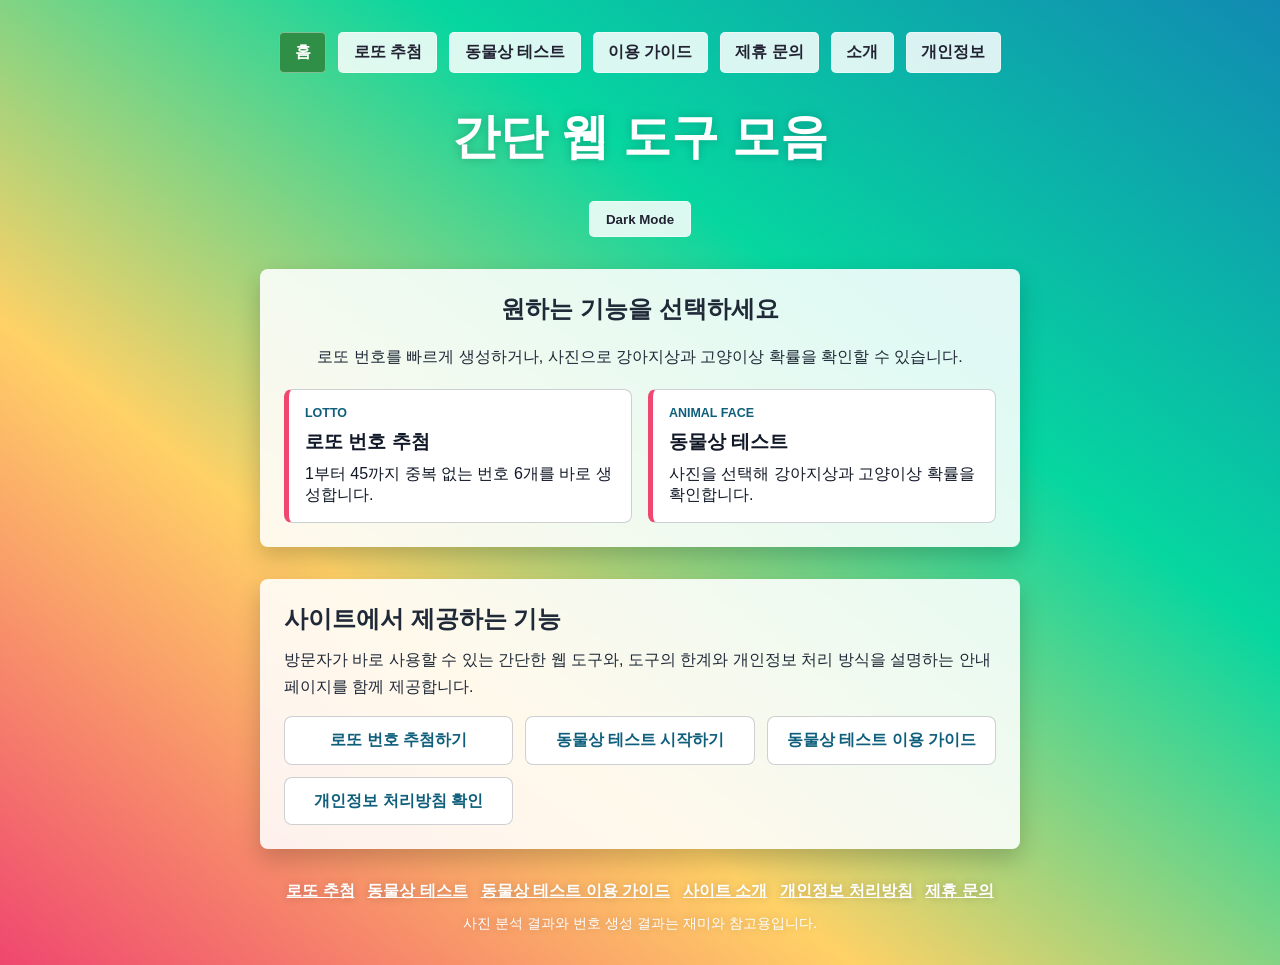
<file: index.html>
<!DOCTYPE html>
<html lang="ko" data-theme="light">
<head>
    <meta charset="UTF-8">
    <meta name="viewport" content="width=device-width, initial-scale=1.0">
    <title>간단 웹 도구 모음</title>
    <meta name="description" content="로또 번호 추첨과 강아지상/고양이상 동물상 테스트를 제공하는 간단한 웹 도구 메인 페이지입니다.">
    <script async src="https://pagead2.googlesyndication.com/pagead/js/adsbygoogle.js?client=ca-pub-1248878012677712"
     crossorigin="anonymous"></script>
    <!-- Google tag (gtag.js) -->
    <script async src="https://www.googletagmanager.com/gtag/js?id=G-XR0VFYNT86"></script>
    <script>
      window.dataLayer = window.dataLayer || [];
      function gtag(){dataLayer.push(arguments);}
      gtag('js', new Date());

      gtag('config', 'G-XR0VFYNT86');
    </script>
    <script type="text/javascript">
        (function(c,l,a,r,i,t,y){
            c[a]=c[a]||function(){(c[a].q=c[a].q||[]).push(arguments)};
            t=l.createElement(r);t.async=1;t.src="https://www.clarity.ms/tag/"+i;
            y=l.getElementsByTagName(r)[0];y.parentNode.insertBefore(t,y);
        })(window, document, "clarity", "script", "wcktjh3q37");
    </script>
    <link rel="stylesheet" href="style.css">
</head>
<body>
    <header>
        <nav class="site-nav" aria-label="Primary navigation">
            <a href="index.html" aria-current="page">홈</a>
            <a href="lotto.html">로또 추첨</a>
            <a href="animal.html">동물상 테스트</a>
            <a href="animal-guide.html">이용 가이드</a>
            <a href="partnership.html">제휴 문의</a>
            <a href="about.html">소개</a>
            <a href="privacy.html">개인정보</a>
        </nav>
        <h1>간단 웹 도구 모음</h1>
        <button id="theme-toggle" type="button" aria-label="Switch to dark mode" aria-pressed="false">
            Dark Mode
        </button>
    </header>
    <main>
        <section class="home-panel" aria-labelledby="home-title">
            <h2 id="home-title">원하는 기능을 선택하세요</h2>
            <p>로또 번호를 빠르게 생성하거나, 사진으로 강아지상과 고양이상 확률을 확인할 수 있습니다.</p>
            <div class="tool-grid">
                <a class="tool-card" href="lotto.html">
                    <span class="tool-kicker">Lotto</span>
                    <strong>로또 번호 추첨</strong>
                    <span>1부터 45까지 중복 없는 번호 6개를 바로 생성합니다.</span>
                </a>
                <a class="tool-card" href="animal.html">
                    <span class="tool-kicker">Animal Face</span>
                    <strong>동물상 테스트</strong>
                    <span>사진을 선택해 강아지상과 고양이상 확률을 확인합니다.</span>
                </a>
            </div>
        </section>

        <section class="content-panel" aria-labelledby="site-tools-title">
            <h2 id="site-tools-title">사이트에서 제공하는 기능</h2>
            <p>방문자가 바로 사용할 수 있는 간단한 웹 도구와, 도구의 한계와 개인정보 처리 방식을 설명하는 안내 페이지를 함께 제공합니다.</p>
            <div class="link-grid">
                <a href="lotto.html">로또 번호 추첨하기</a>
                <a href="animal.html">동물상 테스트 시작하기</a>
                <a href="animal-guide.html">동물상 테스트 이용 가이드</a>
                <a href="privacy.html">개인정보 처리방침 확인</a>
            </div>
        </section>
    </main>

    <footer class="site-footer">
        <nav aria-label="Footer navigation">
            <a href="lotto.html">로또 추첨</a>
            <a href="animal.html">동물상 테스트</a>
            <a href="animal-guide.html">동물상 테스트 이용 가이드</a>
            <a href="about.html">사이트 소개</a>
            <a href="privacy.html">개인정보 처리방침</a>
            <a href="partnership.html">제휴 문의</a>
        </nav>
        <p>사진 분석 결과와 번호 생성 결과는 재미와 참고용입니다.</p>
    </footer>
    <script src="main.js" defer></script>
</body>
</html>
</file>
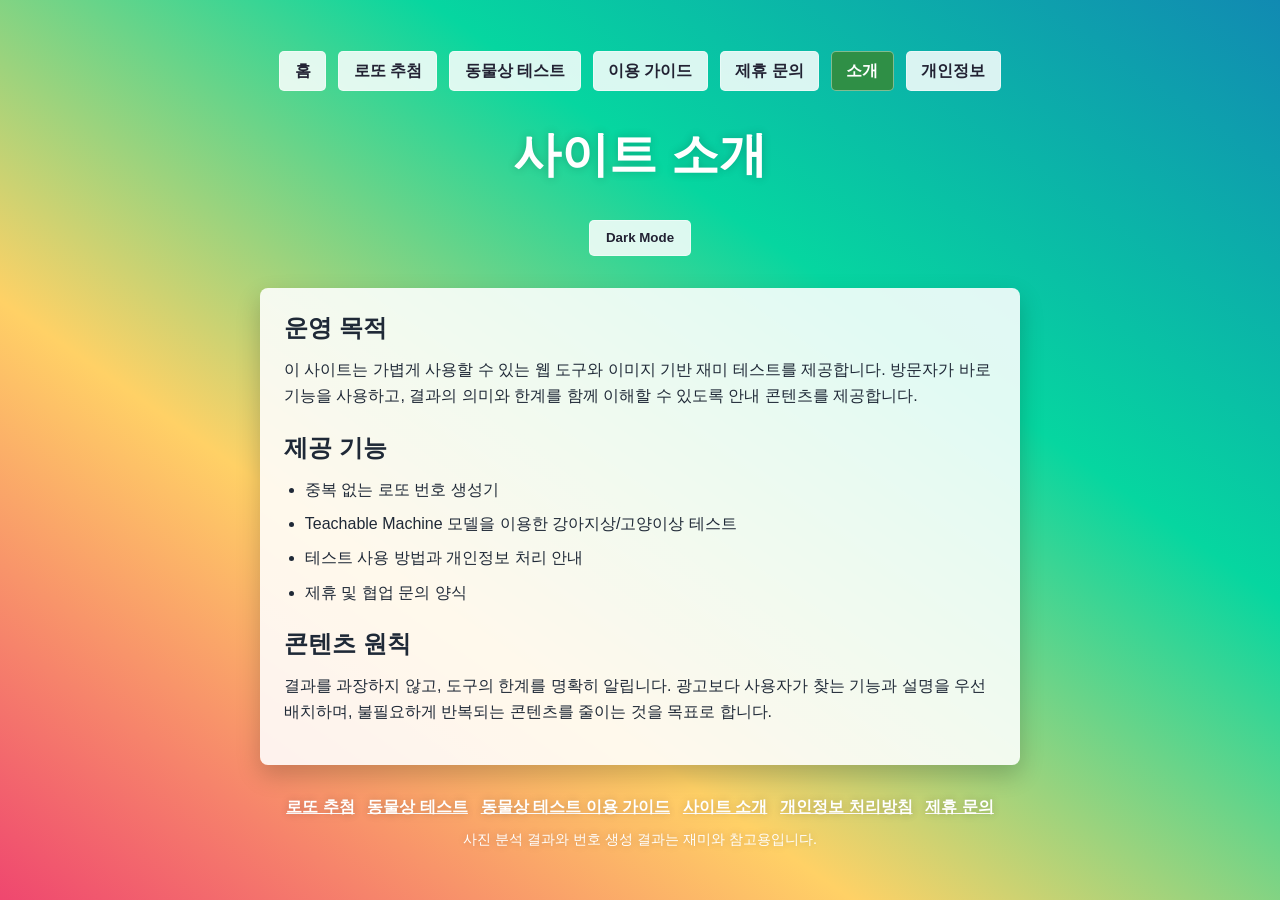
<file: about.html>
<!DOCTYPE html>
<html lang="ko" data-theme="light">
<head>
    <meta charset="UTF-8">
    <meta name="viewport" content="width=device-width, initial-scale=1.0">
    <title>사이트 소개</title>
    <meta name="description" content="Lotto Number Generator와 동물상 테스트를 제공하는 웹사이트의 목적과 운영 원칙을 소개합니다.">
    <script async src="https://pagead2.googlesyndication.com/pagead/js/adsbygoogle.js?client=ca-pub-1248878012677712"
     crossorigin="anonymous"></script>
    <!-- Google tag (gtag.js) -->
    <script async src="https://www.googletagmanager.com/gtag/js?id=G-XR0VFYNT86"></script>
    <script>
      window.dataLayer = window.dataLayer || [];
      function gtag(){dataLayer.push(arguments);}
      gtag('js', new Date());

      gtag('config', 'G-XR0VFYNT86');
    </script>
    <script type="text/javascript">
        (function(c,l,a,r,i,t,y){
            c[a]=c[a]||function(){(c[a].q=c[a].q||[]).push(arguments)};
            t=l.createElement(r);t.async=1;t.src="https://www.clarity.ms/tag/"+i;
            y=l.getElementsByTagName(r)[0];y.parentNode.insertBefore(t,y);
        })(window, document, "clarity", "script", "wcktjh3q37");
    </script>
    <link rel="stylesheet" href="style.css">
</head>
<body>
    <header>
        <nav class="site-nav" aria-label="Primary navigation">
            <a href="index.html">홈</a>
            <a href="lotto.html">로또 추첨</a>
            <a href="animal.html">동물상 테스트</a>
            <a href="animal-guide.html">이용 가이드</a>
            <a href="partnership.html">제휴 문의</a>
            <a href="about.html" aria-current="page">소개</a>
            <a href="privacy.html">개인정보</a>
        </nav>
        <h1>사이트 소개</h1>
        <button id="theme-toggle" type="button" aria-label="Switch to dark mode" aria-pressed="false">Dark Mode</button>
    </header>
    <main>
        <article class="content-panel article-panel">
            <h2>운영 목적</h2>
            <p>이 사이트는 가볍게 사용할 수 있는 웹 도구와 이미지 기반 재미 테스트를 제공합니다. 방문자가 바로 기능을 사용하고, 결과의 의미와 한계를 함께 이해할 수 있도록 안내 콘텐츠를 제공합니다.</p>
            <h2>제공 기능</h2>
            <ul class="info-list">
                <li>중복 없는 로또 번호 생성기</li>
                <li>Teachable Machine 모델을 이용한 강아지상/고양이상 테스트</li>
                <li>테스트 사용 방법과 개인정보 처리 안내</li>
                <li>제휴 및 협업 문의 양식</li>
            </ul>
            <h2>콘텐츠 원칙</h2>
            <p>결과를 과장하지 않고, 도구의 한계를 명확히 알립니다. 광고보다 사용자가 찾는 기능과 설명을 우선 배치하며, 불필요하게 반복되는 콘텐츠를 줄이는 것을 목표로 합니다.</p>
        </article>
    </main>


    <footer class="site-footer">
        <nav aria-label="Footer navigation">
            <a href="lotto.html">로또 추첨</a>
            <a href="animal.html">동물상 테스트</a>
            <a href="animal-guide.html">동물상 테스트 이용 가이드</a>
            <a href="about.html">사이트 소개</a>
            <a href="privacy.html">개인정보 처리방침</a>
            <a href="partnership.html">제휴 문의</a>
        </nav>
        <p>사진 분석 결과와 번호 생성 결과는 재미와 참고용입니다.</p>
    </footer>
    <script src="main.js" defer></script>
</body>
</html>
</file>
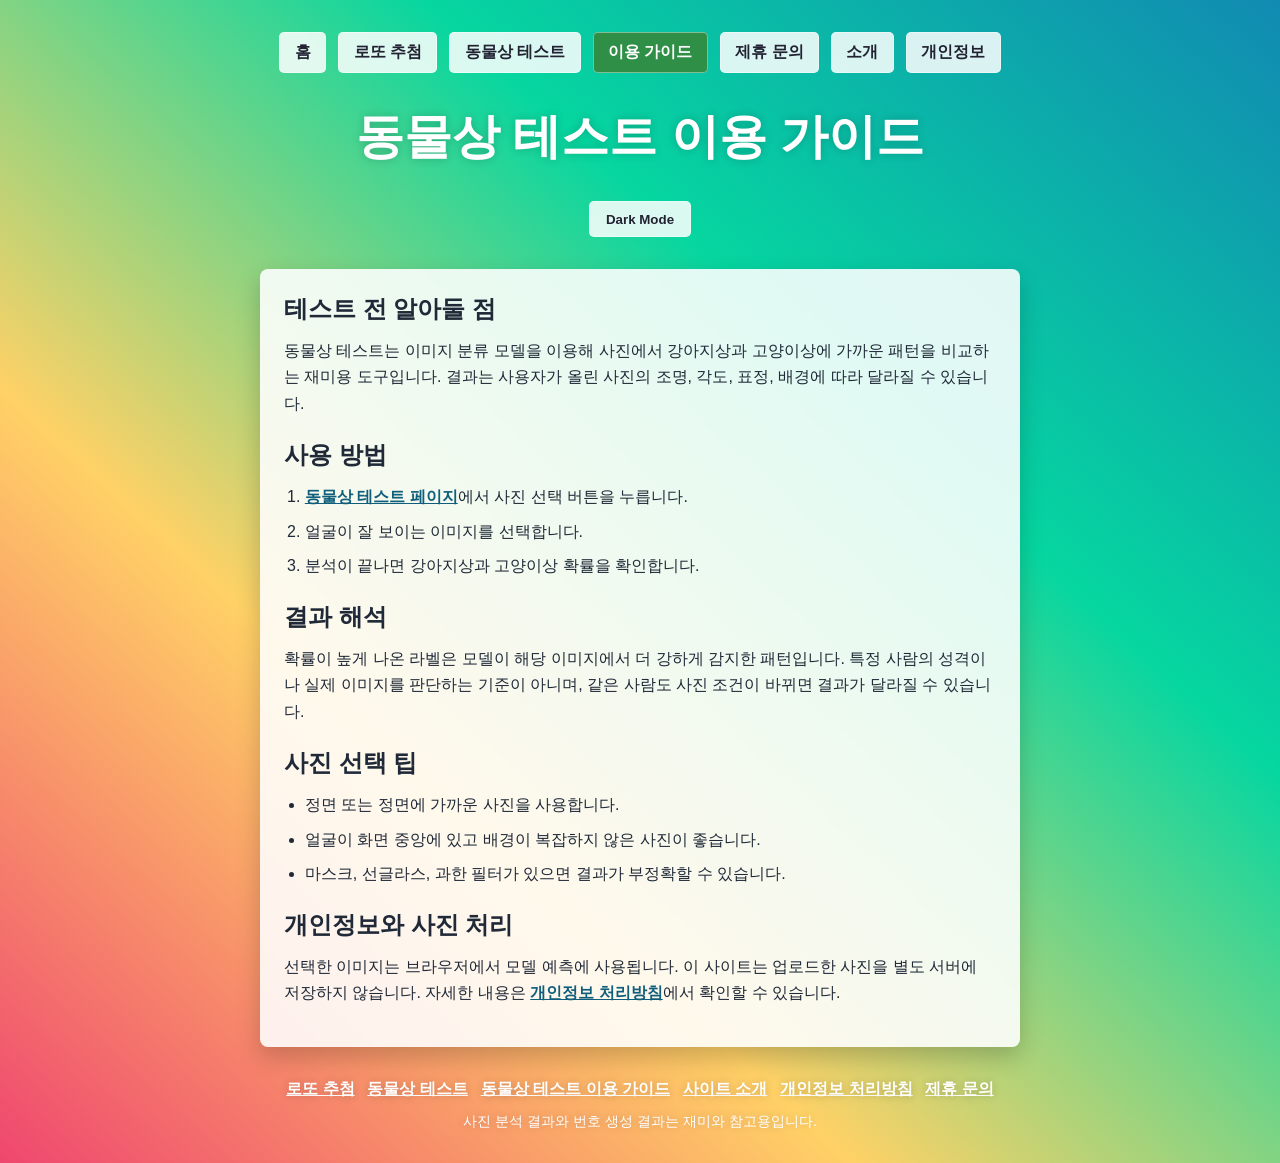
<file: animal-guide.html>
<!DOCTYPE html>
<html lang="ko" data-theme="light">
<head>
    <meta charset="UTF-8">
    <meta name="viewport" content="width=device-width, initial-scale=1.0">
    <title>동물상 테스트 이용 가이드</title>
    <meta name="description" content="동물상 테스트의 사용 방법, 모델 결과 해석, 사진 선택 팁, 개인정보 처리 방식을 안내합니다.">
    <script async src="https://pagead2.googlesyndication.com/pagead/js/adsbygoogle.js?client=ca-pub-1248878012677712"
     crossorigin="anonymous"></script>
    <!-- Google tag (gtag.js) -->
    <script async src="https://www.googletagmanager.com/gtag/js?id=G-XR0VFYNT86"></script>
    <script>
      window.dataLayer = window.dataLayer || [];
      function gtag(){dataLayer.push(arguments);}
      gtag('js', new Date());

      gtag('config', 'G-XR0VFYNT86');
    </script>
    <script type="text/javascript">
        (function(c,l,a,r,i,t,y){
            c[a]=c[a]||function(){(c[a].q=c[a].q||[]).push(arguments)};
            t=l.createElement(r);t.async=1;t.src="https://www.clarity.ms/tag/"+i;
            y=l.getElementsByTagName(r)[0];y.parentNode.insertBefore(t,y);
        })(window, document, "clarity", "script", "wcktjh3q37");
    </script>
    <link rel="stylesheet" href="style.css">
</head>
<body>
    <header>
        <nav class="site-nav" aria-label="Primary navigation">
            <a href="index.html">홈</a>
            <a href="lotto.html">로또 추첨</a>
            <a href="animal.html">동물상 테스트</a>
            <a href="animal-guide.html" aria-current="page">이용 가이드</a>
            <a href="partnership.html">제휴 문의</a>
            <a href="about.html">소개</a>
            <a href="privacy.html">개인정보</a>
        </nav>
        <h1>동물상 테스트 이용 가이드</h1>
        <button id="theme-toggle" type="button" aria-label="Switch to dark mode" aria-pressed="false">Dark Mode</button>
    </header>
    <main>
        <article class="content-panel article-panel">
            <h2>테스트 전 알아둘 점</h2>
            <p>동물상 테스트는 이미지 분류 모델을 이용해 사진에서 강아지상과 고양이상에 가까운 패턴을 비교하는 재미용 도구입니다. 결과는 사용자가 올린 사진의 조명, 각도, 표정, 배경에 따라 달라질 수 있습니다.</p>
            <h2>사용 방법</h2>
            <ol class="info-list">
                <li><a href="animal.html">동물상 테스트 페이지</a>에서 사진 선택 버튼을 누릅니다.</li>
                <li>얼굴이 잘 보이는 이미지를 선택합니다.</li>
                <li>분석이 끝나면 강아지상과 고양이상 확률을 확인합니다.</li>
            </ol>
            <h2>결과 해석</h2>
            <p>확률이 높게 나온 라벨은 모델이 해당 이미지에서 더 강하게 감지한 패턴입니다. 특정 사람의 성격이나 실제 이미지를 판단하는 기준이 아니며, 같은 사람도 사진 조건이 바뀌면 결과가 달라질 수 있습니다.</p>
            <h2>사진 선택 팁</h2>
            <ul class="info-list">
                <li>정면 또는 정면에 가까운 사진을 사용합니다.</li>
                <li>얼굴이 화면 중앙에 있고 배경이 복잡하지 않은 사진이 좋습니다.</li>
                <li>마스크, 선글라스, 과한 필터가 있으면 결과가 부정확할 수 있습니다.</li>
            </ul>
            <h2>개인정보와 사진 처리</h2>
            <p>선택한 이미지는 브라우저에서 모델 예측에 사용됩니다. 이 사이트는 업로드한 사진을 별도 서버에 저장하지 않습니다. 자세한 내용은 <a href="privacy.html">개인정보 처리방침</a>에서 확인할 수 있습니다.</p>
        </article>
    </main>


    <footer class="site-footer">
        <nav aria-label="Footer navigation">
            <a href="lotto.html">로또 추첨</a>
            <a href="animal.html">동물상 테스트</a>
            <a href="animal-guide.html">동물상 테스트 이용 가이드</a>
            <a href="about.html">사이트 소개</a>
            <a href="privacy.html">개인정보 처리방침</a>
            <a href="partnership.html">제휴 문의</a>
        </nav>
        <p>사진 분석 결과와 번호 생성 결과는 재미와 참고용입니다.</p>
    </footer>
    <script src="main.js" defer></script>
</body>
</html>
</file>
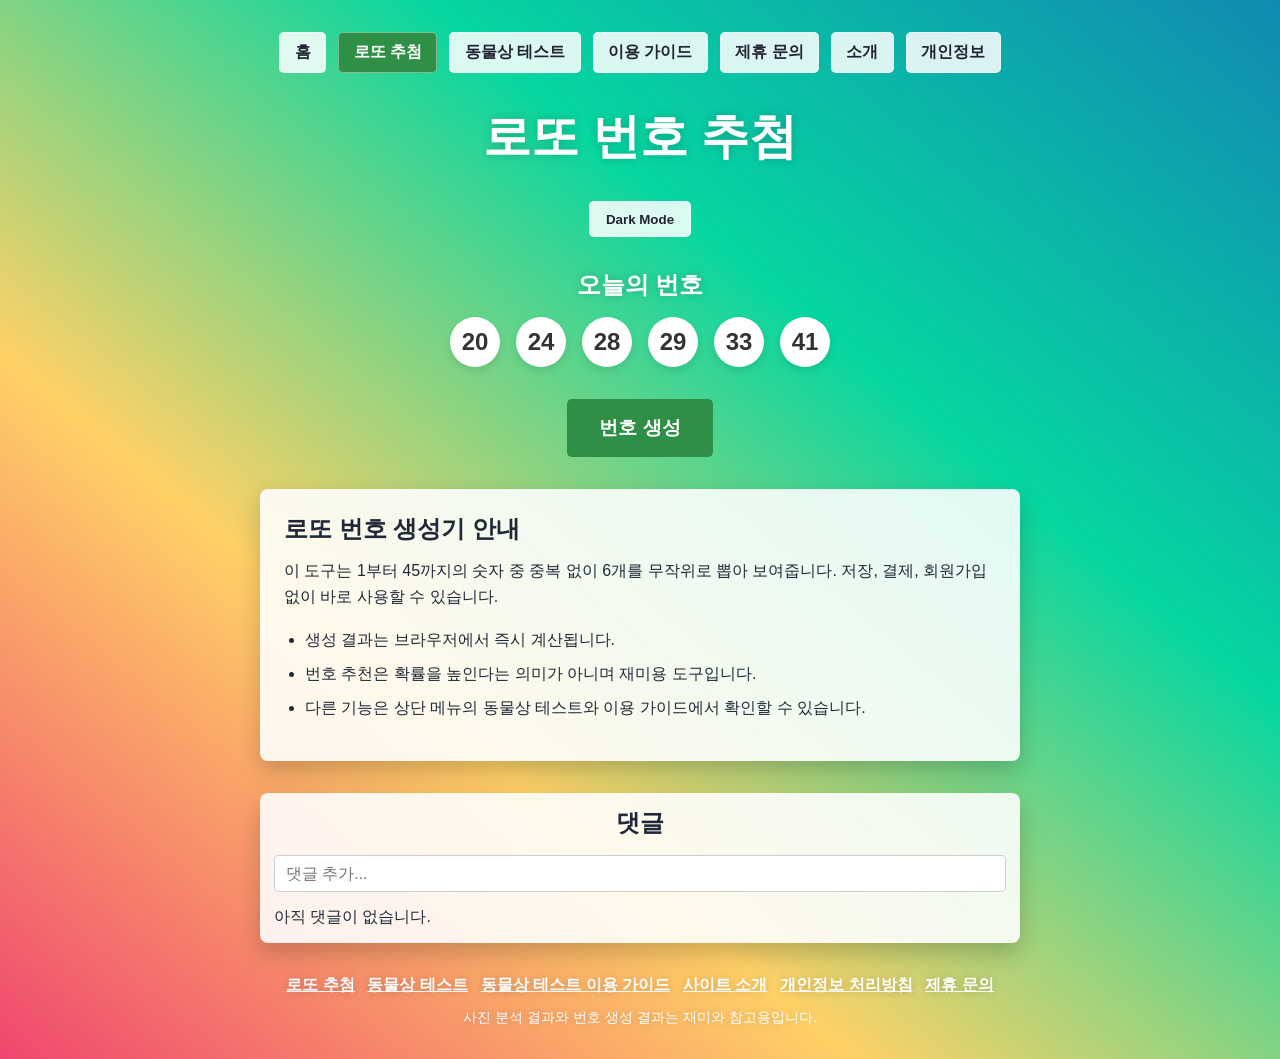
<file: lotto.html>
<!DOCTYPE html>
<html lang="ko" data-theme="light">
<head>
    <meta charset="UTF-8">
    <meta name="viewport" content="width=device-width, initial-scale=1.0">
    <title>로또 번호 추첨</title>
    <meta name="description" content="1부터 45까지의 숫자 중 중복 없는 로또 번호 6개를 즉시 생성하는 간단한 웹 도구입니다.">
    <script async src="https://pagead2.googlesyndication.com/pagead/js/adsbygoogle.js?client=ca-pub-1248878012677712"
     crossorigin="anonymous"></script>
    <!-- Google tag (gtag.js) -->
    <script async src="https://www.googletagmanager.com/gtag/js?id=G-XR0VFYNT86"></script>
    <script>
      window.dataLayer = window.dataLayer || [];
      function gtag(){dataLayer.push(arguments);}
      gtag('js', new Date());

      gtag('config', 'G-XR0VFYNT86');
    </script>
    <script type="text/javascript">
        (function(c,l,a,r,i,t,y){
            c[a]=c[a]||function(){(c[a].q=c[a].q||[]).push(arguments)};
            t=l.createElement(r);t.async=1;t.src="https://www.clarity.ms/tag/"+i;
            y=l.getElementsByTagName(r)[0];y.parentNode.insertBefore(t,y);
        })(window, document, "clarity", "script", "wcktjh3q37");
    </script>
    <link rel="stylesheet" href="style.css">
</head>
<body>
    <header>
        <nav class="site-nav" aria-label="Primary navigation">
            <a href="index.html">홈</a>
            <a href="lotto.html" aria-current="page">로또 추첨</a>
            <a href="animal.html">동물상 테스트</a>
            <a href="animal-guide.html">이용 가이드</a>
            <a href="partnership.html">제휴 문의</a>
            <a href="about.html">소개</a>
            <a href="privacy.html">개인정보</a>
        </nav>
        <h1>로또 번호 추첨</h1>
        <button id="theme-toggle" type="button" aria-label="Switch to dark mode" aria-pressed="false">
            Dark Mode
        </button>
    </header>
    <main>
        <section class="lotto-panel" aria-labelledby="lotto-title">
            <h2 id="lotto-title">오늘의 번호</h2>
            <div class="number-container" aria-live="polite">
                <!-- Numbers will be generated here -->
            </div>
            <button id="generate-btn" type="button">번호 생성</button>
        </section>

        <section class="content-panel" aria-labelledby="lotto-info-title">
            <h2 id="lotto-info-title">로또 번호 생성기 안내</h2>
            <p>이 도구는 1부터 45까지의 숫자 중 중복 없이 6개를 무작위로 뽑아 보여줍니다. 저장, 결제, 회원가입 없이 바로 사용할 수 있습니다.</p>
            <ul class="info-list">
                <li>생성 결과는 브라우저에서 즉시 계산됩니다.</li>
                <li>번호 추천은 확률을 높인다는 의미가 아니며 재미용 도구입니다.</li>
                <li>다른 기능은 상단 메뉴의 동물상 테스트와 이용 가이드에서 확인할 수 있습니다.</li>
            </ul>
        </section>

        <section class="comments-panel" aria-labelledby="lotto-comments-title" data-comments-key="lotto-comments">
            <h2 id="lotto-comments-title">댓글</h2>
            <form class="comment-form comment-form--collapsed">
                <label for="lotto-comment-name">이름</label>
                <input id="lotto-comment-name" name="name" type="text" autocomplete="name" required>

                <label for="lotto-comment-message">내용</label>
                <textarea id="lotto-comment-message" name="message" rows="1" placeholder="댓글 추가..." required></textarea>

                <div class="emoji-picker" aria-label="댓글 이모티콘">
                    <button type="button" data-emoji="😀" aria-label="웃는 얼굴 추가">😀</button>
                    <button type="button" data-emoji="🎉" aria-label="축하 이모티콘 추가">🎉</button>
                    <button type="button" data-emoji="👍" aria-label="좋아요 이모티콘 추가">👍</button>
                    <button type="button" data-emoji="🍀" aria-label="행운 이모티콘 추가">🍀</button>
                    <button type="button" data-emoji="🔥" aria-label="불꽃 이모티콘 추가">🔥</button>
                    <button type="button" data-emoji="✨" aria-label="반짝임 이모티콘 추가">✨</button>
                    <button type="button" data-emoji="💡" aria-label="아이디어 이모티콘 추가">💡</button>
                    <button type="button" data-emoji="🙏" aria-label="감사 이모티콘 추가">🙏</button>
                </div>

                <button type="submit">댓글 남기기</button>
            </form>
            <div class="comment-list" aria-live="polite"></div>
        </section>
    </main>


    <footer class="site-footer">
        <nav aria-label="Footer navigation">
            <a href="lotto.html">로또 추첨</a>
            <a href="animal.html">동물상 테스트</a>
            <a href="animal-guide.html">동물상 테스트 이용 가이드</a>
            <a href="about.html">사이트 소개</a>
            <a href="privacy.html">개인정보 처리방침</a>
            <a href="partnership.html">제휴 문의</a>
        </nav>
        <p>사진 분석 결과와 번호 생성 결과는 재미와 참고용입니다.</p>
    </footer>
    <script src="main.js" defer></script>
</body>
</html>
</file>
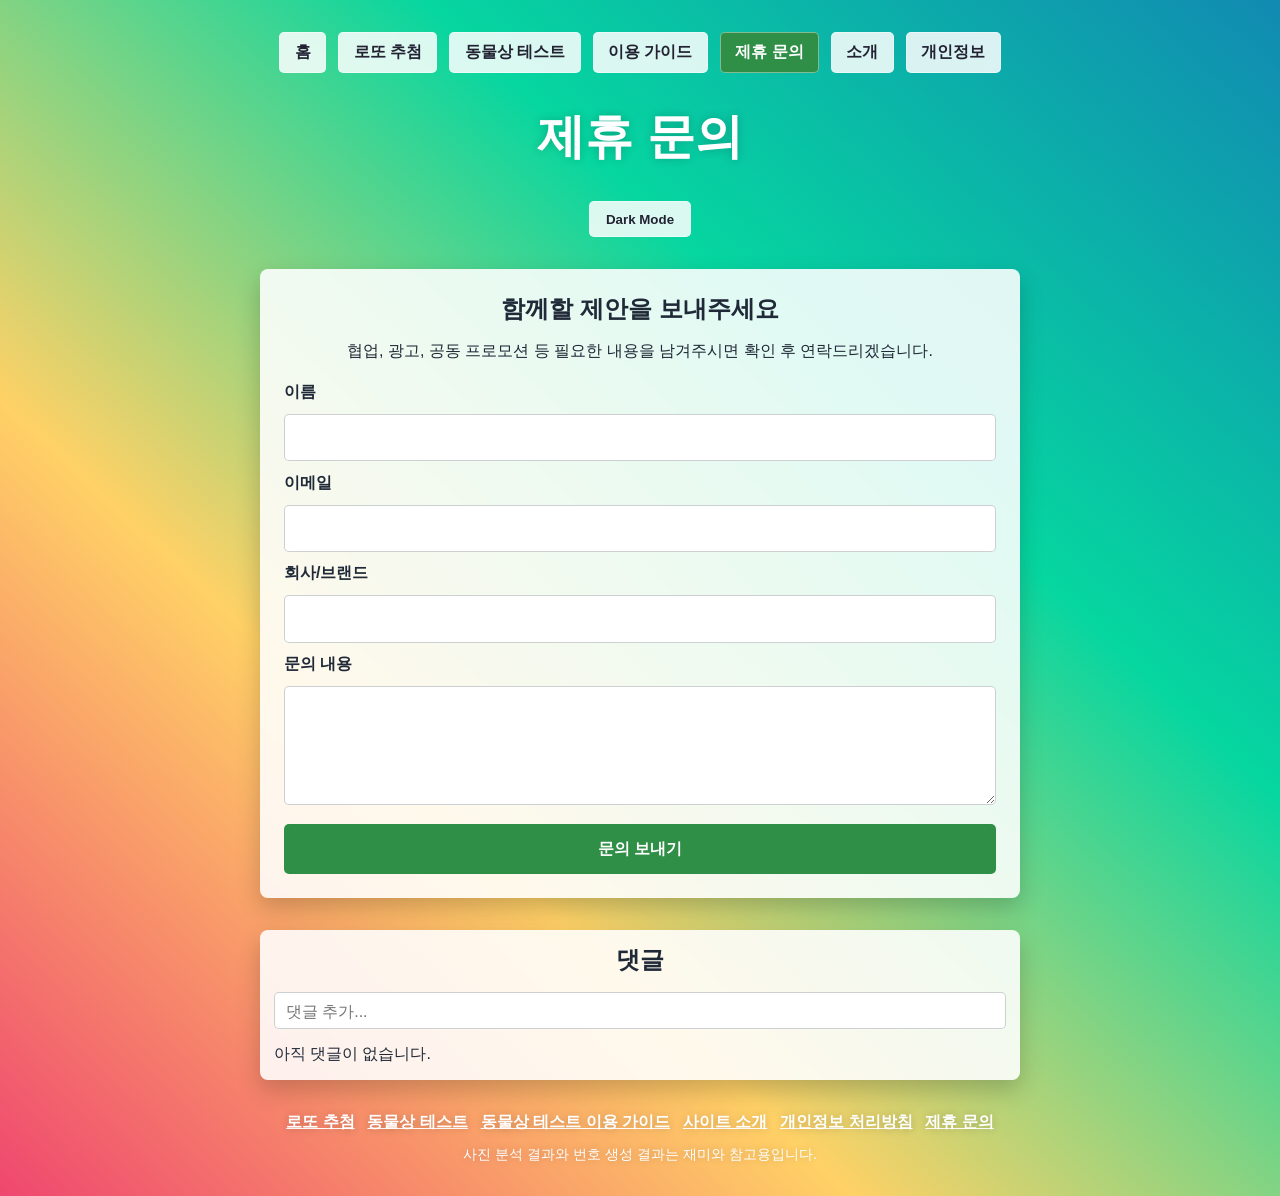
<file: partnership.html>
<!DOCTYPE html>
<html lang="ko" data-theme="light">
<head>
    <meta charset="UTF-8">
    <meta name="viewport" content="width=device-width, initial-scale=1.0">
    <title>제휴 문의</title>
    <meta name="description" content="사이트 제휴, 협업, 광고 문의를 보낼 수 있는 공식 문의 페이지입니다.">
    <script async src="https://pagead2.googlesyndication.com/pagead/js/adsbygoogle.js?client=ca-pub-1248878012677712"
     crossorigin="anonymous"></script>
    <!-- Google tag (gtag.js) -->
    <script async src="https://www.googletagmanager.com/gtag/js?id=G-XR0VFYNT86"></script>
    <script>
      window.dataLayer = window.dataLayer || [];
      function gtag(){dataLayer.push(arguments);}
      gtag('js', new Date());

      gtag('config', 'G-XR0VFYNT86');
    </script>
    <script type="text/javascript">
        (function(c,l,a,r,i,t,y){
            c[a]=c[a]||function(){(c[a].q=c[a].q||[]).push(arguments)};
            t=l.createElement(r);t.async=1;t.src="https://www.clarity.ms/tag/"+i;
            y=l.getElementsByTagName(r)[0];y.parentNode.insertBefore(t,y);
        })(window, document, "clarity", "script", "wcktjh3q37");
    </script>
    <link rel="stylesheet" href="style.css">
</head>
<body>
    <header>
        <nav class="site-nav" aria-label="Primary navigation">
            <a href="index.html">홈</a>
            <a href="lotto.html">로또 추첨</a>
            <a href="animal.html">동물상 테스트</a>
            <a href="animal-guide.html">이용 가이드</a>
            <a href="partnership.html" aria-current="page">제휴 문의</a>
            <a href="about.html">소개</a>
            <a href="privacy.html">개인정보</a>
        </nav>
        <h1>제휴 문의</h1>
        <button id="theme-toggle" type="button" aria-label="Switch to dark mode" aria-pressed="false">
            Dark Mode
        </button>
    </header>
    <main>
        <section class="contact-panel" aria-labelledby="partnership-title">
            <h2 id="partnership-title">함께할 제안을 보내주세요</h2>
            <p>협업, 광고, 공동 프로모션 등 필요한 내용을 남겨주시면 확인 후 연락드리겠습니다.</p>
            <form action="https://formspree.io/f/mbdqdlqe" method="POST">
                <input type="hidden" name="_subject" value="새 제휴 문의가 도착했습니다">

                <label for="name">이름</label>
                <input id="name" name="name" type="text" autocomplete="name" required>

                <label for="email">이메일</label>
                <input id="email" name="email" type="email" autocomplete="email" required>

                <label for="company">회사/브랜드</label>
                <input id="company" name="company" type="text" autocomplete="organization">

                <label for="message">문의 내용</label>
                <textarea id="message" name="message" rows="5" required></textarea>

                <button type="submit">문의 보내기</button>
            </form>
        </section>

        <section class="comments-panel" aria-labelledby="partnership-comments-title" data-comments-key="partnership-comments">
            <h2 id="partnership-comments-title">댓글</h2>
            <form class="comment-form comment-form--collapsed">
                <label for="partnership-comment-name">이름</label>
                <input id="partnership-comment-name" name="name" type="text" autocomplete="name" required>

                <label for="partnership-comment-message">내용</label>
                <textarea id="partnership-comment-message" name="message" rows="1" placeholder="댓글 추가..." required></textarea>

                <div class="emoji-picker" aria-label="댓글 이모티콘">
                    <button type="button" data-emoji="😀" aria-label="웃는 얼굴 추가">😀</button>
                    <button type="button" data-emoji="🎉" aria-label="축하 이모티콘 추가">🎉</button>
                    <button type="button" data-emoji="👍" aria-label="좋아요 이모티콘 추가">👍</button>
                    <button type="button" data-emoji="🍀" aria-label="행운 이모티콘 추가">🍀</button>
                    <button type="button" data-emoji="🔥" aria-label="불꽃 이모티콘 추가">🔥</button>
                    <button type="button" data-emoji="✨" aria-label="반짝임 이모티콘 추가">✨</button>
                    <button type="button" data-emoji="💡" aria-label="아이디어 이모티콘 추가">💡</button>
                    <button type="button" data-emoji="🙏" aria-label="감사 이모티콘 추가">🙏</button>
                </div>

                <button type="submit">댓글 남기기</button>
            </form>
            <div class="comment-list" aria-live="polite"></div>
        </section>
    </main>


    <footer class="site-footer">
        <nav aria-label="Footer navigation">
            <a href="lotto.html">로또 추첨</a>
            <a href="animal.html">동물상 테스트</a>
            <a href="animal-guide.html">동물상 테스트 이용 가이드</a>
            <a href="about.html">사이트 소개</a>
            <a href="privacy.html">개인정보 처리방침</a>
            <a href="partnership.html">제휴 문의</a>
        </nav>
        <p>사진 분석 결과와 번호 생성 결과는 재미와 참고용입니다.</p>
    </footer>
    <script src="main.js" defer></script>
</body>
</html>
</file>
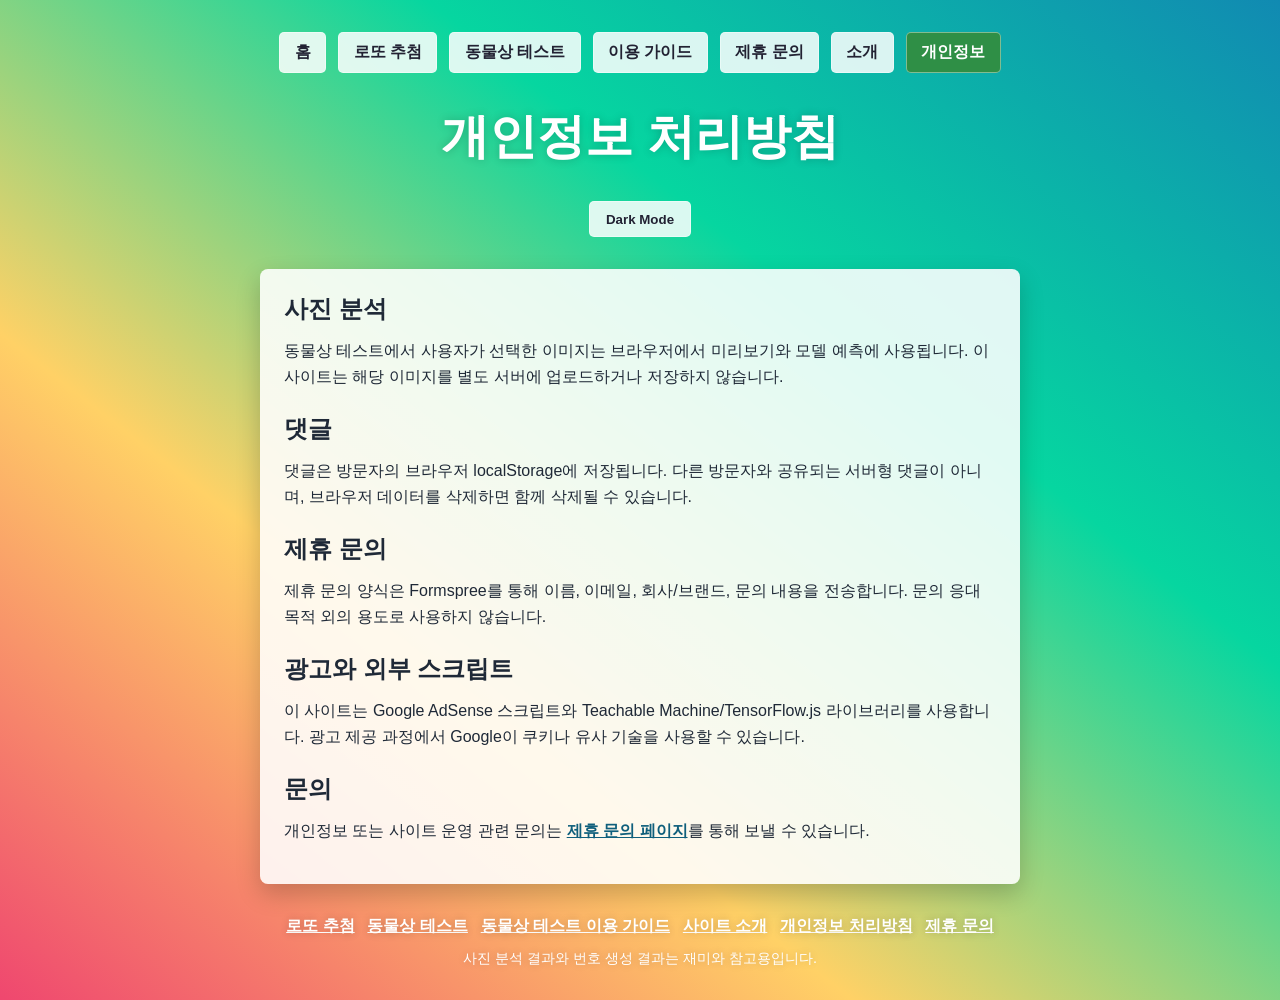
<file: privacy.html>
<!DOCTYPE html>
<html lang="ko" data-theme="light">
<head>
    <meta charset="UTF-8">
    <meta name="viewport" content="width=device-width, initial-scale=1.0">
    <title>개인정보 처리방침</title>
    <meta name="description" content="사진 분석, 댓글, 제휴 문의, 광고 스크립트 사용과 관련된 개인정보 처리 방식을 안내합니다.">
    <script async src="https://pagead2.googlesyndication.com/pagead/js/adsbygoogle.js?client=ca-pub-1248878012677712"
     crossorigin="anonymous"></script>
    <!-- Google tag (gtag.js) -->
    <script async src="https://www.googletagmanager.com/gtag/js?id=G-XR0VFYNT86"></script>
    <script>
      window.dataLayer = window.dataLayer || [];
      function gtag(){dataLayer.push(arguments);}
      gtag('js', new Date());

      gtag('config', 'G-XR0VFYNT86');
    </script>
    <script type="text/javascript">
        (function(c,l,a,r,i,t,y){
            c[a]=c[a]||function(){(c[a].q=c[a].q||[]).push(arguments)};
            t=l.createElement(r);t.async=1;t.src="https://www.clarity.ms/tag/"+i;
            y=l.getElementsByTagName(r)[0];y.parentNode.insertBefore(t,y);
        })(window, document, "clarity", "script", "wcktjh3q37");
    </script>
    <link rel="stylesheet" href="style.css">
</head>
<body>
    <header>
        <nav class="site-nav" aria-label="Primary navigation">
            <a href="index.html">홈</a>
            <a href="lotto.html">로또 추첨</a>
            <a href="animal.html">동물상 테스트</a>
            <a href="animal-guide.html">이용 가이드</a>
            <a href="partnership.html">제휴 문의</a>
            <a href="about.html">소개</a>
            <a href="privacy.html" aria-current="page">개인정보</a>
        </nav>
        <h1>개인정보 처리방침</h1>
        <button id="theme-toggle" type="button" aria-label="Switch to dark mode" aria-pressed="false">Dark Mode</button>
    </header>
    <main>
        <article class="content-panel article-panel">
            <h2>사진 분석</h2>
            <p>동물상 테스트에서 사용자가 선택한 이미지는 브라우저에서 미리보기와 모델 예측에 사용됩니다. 이 사이트는 해당 이미지를 별도 서버에 업로드하거나 저장하지 않습니다.</p>
            <h2>댓글</h2>
            <p>댓글은 방문자의 브라우저 localStorage에 저장됩니다. 다른 방문자와 공유되는 서버형 댓글이 아니며, 브라우저 데이터를 삭제하면 함께 삭제될 수 있습니다.</p>
            <h2>제휴 문의</h2>
            <p>제휴 문의 양식은 Formspree를 통해 이름, 이메일, 회사/브랜드, 문의 내용을 전송합니다. 문의 응대 목적 외의 용도로 사용하지 않습니다.</p>
            <h2>광고와 외부 스크립트</h2>
            <p>이 사이트는 Google AdSense 스크립트와 Teachable Machine/TensorFlow.js 라이브러리를 사용합니다. 광고 제공 과정에서 Google이 쿠키나 유사 기술을 사용할 수 있습니다.</p>
            <h2>문의</h2>
            <p>개인정보 또는 사이트 운영 관련 문의는 <a href="partnership.html">제휴 문의 페이지</a>를 통해 보낼 수 있습니다.</p>
        </article>
    </main>


    <footer class="site-footer">
        <nav aria-label="Footer navigation">
            <a href="lotto.html">로또 추첨</a>
            <a href="animal.html">동물상 테스트</a>
            <a href="animal-guide.html">동물상 테스트 이용 가이드</a>
            <a href="about.html">사이트 소개</a>
            <a href="privacy.html">개인정보 처리방침</a>
            <a href="partnership.html">제휴 문의</a>
        </nav>
        <p>사진 분석 결과와 번호 생성 결과는 재미와 참고용입니다.</p>
    </footer>
    <script src="main.js" defer></script>
</body>
</html>
</file>
<file: style.css>
html {
    color-scheme: light;
}

html[data-theme="dark"] {
    color-scheme: dark;
}

:root {
    --page-bg: #f0f0f0;
    --page-text: #333;
    --heading-text: #fff;
    --heading-shadow: rgba(0, 0, 0, 0.2);
    --gradient-start: #ef476f;
    --gradient-mid-1: #ffd166;
    --gradient-mid-2: #06d6a0;
    --gradient-end: #118ab2;
    --number-bg: #fff;
    --number-text: #333;
    --number-shadow: rgba(0, 0, 0, 0.1);
    --panel-bg: rgba(255, 255, 255, 0.88);
    --panel-text: #1f2937;
    --field-bg: #fff;
    --field-border: rgba(31, 41, 55, 0.22);
    --field-focus: #118ab2;
    --label-bg: rgba(17, 138, 178, 0.16);
    --label-text: #0f5f7c;
    --comment-accent: #ef476f;
    --button-bg: #2f8f46;
    --button-text: #fff;
    --button-glow: rgba(47, 143, 70, 0.55);
    --toggle-bg: rgba(255, 255, 255, 0.85);
    --toggle-text: #223;
    --toggle-border: rgba(255, 255, 255, 0.4);
}

html[data-theme="dark"] {
    --page-bg: #111827;
    --page-text: #f8fafc;
    --heading-text: #f8fafc;
    --heading-shadow: rgba(0, 0, 0, 0.5);
    --gradient-start: #101113;
    --gradient-mid-1: #243b2e;
    --gradient-mid-2: #0f766e;
    --gradient-end: #7f1d1d;
    --number-bg: #f8fafc;
    --number-text: #111827;
    --number-shadow: rgba(0, 0, 0, 0.35);
    --panel-bg: rgba(17, 24, 39, 0.82);
    --panel-text: #f8fafc;
    --field-bg: rgba(248, 250, 252, 0.95);
    --field-border: rgba(248, 250, 252, 0.35);
    --field-focus: #06d6a0;
    --label-bg: rgba(6, 214, 160, 0.16);
    --label-text: #99f6e4;
    --comment-accent: #ffd166;
    --button-bg: #16a34a;
    --button-text: #052e16;
    --button-glow: rgba(34, 197, 94, 0.45);
    --toggle-bg: rgba(16, 17, 19, 0.82);
    --toggle-text: #f8fafc;
    --toggle-border: rgba(248, 250, 252, 0.32);
}


[hidden] {
    display: none !important;
}

body {
    font-family: sans-serif;
    background-color: var(--page-bg);
    color: var(--page-text);
    display: flex;
    flex-direction: column;
    align-items: center;
    justify-content: center;
    min-height: 100vh;
    margin: 0;
    padding: 2rem 1rem;
    box-sizing: border-box;
    background-image: linear-gradient(to right top, var(--gradient-start), var(--gradient-mid-1), var(--gradient-mid-2), var(--gradient-end));
    transition: background-color 0.3s ease, color 0.3s ease;
}

main {
    display: grid;
    gap: 2rem;
    width: min(100%, 760px);
}

header {
    margin-bottom: 2rem;
    text-align: center;
}

.site-nav {
    display: flex;
    justify-content: center;
    gap: 0.75rem;
    margin-bottom: 1.5rem;
}

.site-nav a {
    padding: 0.55rem 0.9rem;
    color: var(--toggle-text);
    background-color: var(--toggle-bg);
    border: 1px solid var(--toggle-border);
    border-radius: 5px;
    font-weight: bold;
    text-decoration: none;
}

.site-nav a[aria-current="page"] {
    color: var(--button-text);
    background-color: var(--button-bg);
}

h1 {
    font-size: 3rem;
    color: var(--heading-text);
    text-shadow: 0 0 10px var(--heading-shadow);
}

#theme-toggle {
    padding: 0.6rem 1rem;
    color: var(--toggle-text);
    background-color: var(--toggle-bg);
    border: 1px solid var(--toggle-border);
    border-radius: 5px;
    cursor: pointer;
    font-weight: bold;
    transition: background-color 0.3s ease, color 0.3s ease, transform 0.3s ease;
}

#theme-toggle:hover {
    transform: translateY(-2px);
}

.lotto-panel,
.contact-panel,
.animal-panel,
.comments-panel {
    display: flex;
    flex-direction: column;
    align-items: center;
}

.lotto-panel h2,
.contact-panel h2,
.animal-panel h2,
.comments-panel h2 {
    margin: 0 0 1rem;
    color: var(--heading-text);
    text-align: center;
    text-shadow: 0 0 8px var(--heading-shadow);
}

.number-container {
    display: flex;
    gap: 1rem;
    margin-bottom: 2rem;
}

.number {
    width: 50px;
    height: 50px;
    border-radius: 50%;
    background-color: var(--number-bg);
    color: var(--number-text);
    display: flex;
    align-items: center;
    justify-content: center;
    font-size: 1.5rem;
    font-weight: bold;
    box-shadow: 0 4px 8px var(--number-shadow);
    transition: background-color 0.3s ease, color 0.3s ease, transform 0.3s ease;
}

.number:hover {
    transform: translateY(-5px);
}

#generate-btn {
    padding: 1rem 2rem;
    font-size: 1.2rem;
    font-weight: bold;
    color: var(--button-text);
    background-color: var(--button-bg);
    border: none;
    border-radius: 5px;
    cursor: pointer;
    transition: background-color 0.3s ease, box-shadow 0.3s ease;
}

#generate-btn:hover {
    box-shadow: 0 0 20px var(--button-glow);
}

.contact-panel,
.animal-panel,
.comments-panel {
    align-items: stretch;
    padding: 1.5rem;
    color: var(--panel-text);
    background-color: var(--panel-bg);
    border-radius: 8px;
    box-shadow: 0 10px 24px var(--heading-shadow);
}

.animal-panel {
    display: grid;
    gap: 1.2rem;
}

.upload-box {
    display: grid;
    gap: 0.35rem;
    padding: 1rem;
    color: var(--panel-text);
    background-color: var(--field-bg);
    border: 2px dashed var(--field-border);
    border-radius: 8px;
    cursor: pointer;
    text-align: center;
}

.upload-box span {
    font-weight: bold;
}

.upload-box small {
    opacity: 0.75;
}

.visually-hidden {
    position: absolute;
    width: 1px;
    height: 1px;
    padding: 0;
    overflow: hidden;
    clip: rect(0, 0, 0, 0);
    white-space: nowrap;
    border: 0;
}

.animal-preview {
    display: grid;
    gap: 0.8rem;
    justify-items: center;
}

.animal-preview img {
    width: min(100%, 360px);
    max-height: 420px;
    object-fit: contain;
    background-color: var(--field-bg);
    border: 1px solid var(--field-border);
    border-radius: 8px;
}

.animal-result {
    display: grid;
    gap: 0.8rem;
    padding: 1rem;
    background-color: color-mix(in srgb, var(--field-bg), transparent 12%);
    border: 1px solid var(--field-border);
    border-left: 5px solid var(--comment-accent);
    border-radius: 8px;
}

.animal-result strong {
    font-size: 1.35rem;
}

.animal-scores {
    display: grid;
    gap: 0.65rem;
}

.animal-score {
    display: grid;
    grid-template-columns: 1fr auto;
    gap: 0.4rem 0.75rem;
    align-items: center;
}

.score-track {
    grid-column: 1 / -1;
    height: 0.75rem;
    overflow: hidden;
    background-color: var(--toggle-bg);
    border-radius: 8px;
}

.score-bar {
    height: 100%;
    background-color: var(--button-bg);
    border-radius: 8px;
}

.comments-panel {
    padding: 0.85rem;
}

.contact-panel h2,
.animal-panel h2,
.comments-panel h2 {
    color: var(--panel-text);
    text-shadow: none;
}

.contact-panel p,
.animal-panel p {
    margin: 0 0 1.25rem;
    text-align: center;
}

.contact-panel form,
.comments-panel form {
    display: grid;
    gap: 0.7rem;
}

.comments-panel form {
    gap: 0.3rem;
}

.contact-panel label,
.comments-panel label {
    font-weight: bold;
}

.contact-panel input,
.contact-panel textarea,
.comments-panel input,
.comments-panel textarea {
    width: 100%;
    box-sizing: border-box;
    padding: 0.85rem 1rem;
    color: #111827;
    background-color: var(--field-bg);
    border: 1px solid var(--field-border);
    border-radius: 5px;
    font: inherit;
}

.comments-panel input,
.comments-panel textarea {
    padding: 0.55rem 0.7rem;
}

.comment-form--collapsed label[for$="comment-name"],
.comment-form--collapsed input[name="name"],
.comment-form--collapsed label[for$="comment-message"],
.comment-form--collapsed .emoji-picker,
.comment-form--collapsed > button {
    display: none;
}

.comment-form--collapsed textarea {
    min-height: 2.35rem;
    max-height: 2.35rem;
    overflow: hidden;
    resize: none;
}

.comment-form--expanded textarea {
    min-height: 4.5rem;
}

.contact-panel textarea,
.comments-panel textarea {
    resize: vertical;
}

.comment-form--collapsed textarea {
    resize: none;
}

.contact-panel input:focus,
.contact-panel textarea:focus,
.comments-panel input:focus,
.comments-panel textarea:focus {
    border-color: var(--field-focus);
    outline: 3px solid color-mix(in srgb, var(--field-focus), transparent 70%);
}

.contact-panel button,
.comments-panel > form > button {
    margin-top: 0.35rem;
    padding: 0.6rem 1rem;
    color: var(--button-text);
    background-color: var(--button-bg);
    border: none;
    border-radius: 5px;
    cursor: pointer;
    font-size: 1rem;
    font-weight: bold;
}

.contact-panel button {
    margin-top: 0.5rem;
    padding: 0.9rem 1.5rem;
}

.contact-panel button:hover,
.comments-panel > form > button:hover {
    box-shadow: 0 0 18px var(--button-glow);
}

.comment-list {
    display: grid;
    gap: 0.4rem;
    margin-top: 0.8rem;
}

.emoji-picker {
    display: flex;
    flex-wrap: wrap;
    gap: 0.35rem;
    margin-top: -0.1rem;
}

.emoji-picker button {
    width: 2rem;
    height: 2rem;
    margin: 0;
    padding: 0;
    color: var(--panel-text);
    background-color: var(--toggle-bg);
    border: 1px solid var(--field-border);
    border-radius: 8px;
    cursor: pointer;
    font-size: 0.95rem;
    line-height: 1;
}

.emoji-picker button:hover,
.emoji-picker button:focus-visible {
    border-color: var(--field-focus);
    box-shadow: 0 0 0 3px color-mix(in srgb, var(--field-focus), transparent 74%);
}

.comment-item {
    padding: 0.6rem;
    color: var(--panel-text);
    background-color: color-mix(in srgb, var(--field-bg), transparent 10%);
    border: 1px solid var(--field-border);
    border-left: 4px solid var(--comment-accent);
    border-radius: 8px;
}

.comment-meta {
    display: flex;
    justify-content: space-between;
    align-items: flex-start;
    gap: 0.6rem;
    margin-bottom: 0.5rem;
}

.comment-name-row {
    display: flex;
    align-items: center;
    gap: 0.4rem;
}

.comment-label {
    display: inline-flex;
    align-items: center;
    min-height: 1.25rem;
    padding: 0.1rem 0.4rem;
    color: var(--label-text);
    background-color: var(--label-bg);
    border-radius: 5px;
    font-size: 0.72rem;
    font-weight: bold;
}

.comment-author {
    font-size: 0.95rem;
}

.comment-meta time {
    flex: 0 0 auto;
    font-size: 0.78rem;
    opacity: 0.75;
}

.comment-body {
    display: grid;
    gap: 0.3rem;
}

.comment-item p,
.empty-comments {
    margin: 0;
    line-height: 1.5;
    white-space: pre-wrap;
}

.comment-body p {
    padding: 0.5rem;
    color: #111827;
    background-color: var(--field-bg);
    border: 1px solid var(--field-border);
    border-radius: 8px;
}



.home-panel {
    display: grid;
    gap: 1.2rem;
    padding: 1.5rem;
    color: var(--panel-text);
    background-color: var(--panel-bg);
    border-radius: 8px;
    box-shadow: 0 10px 24px var(--heading-shadow);
}

.home-panel h2 {
    margin: 0;
    color: var(--panel-text);
    text-align: center;
}

.home-panel p {
    margin: 0;
    line-height: 1.6;
    text-align: center;
}

.tool-grid {
    display: grid;
    grid-template-columns: repeat(auto-fit, minmax(220px, 1fr));
    gap: 1rem;
}

.tool-card {
    display: grid;
    gap: 0.55rem;
    padding: 1rem;
    color: #111827;
    background-color: var(--field-bg);
    border: 1px solid var(--field-border);
    border-left: 5px solid var(--comment-accent);
    border-radius: 8px;
    text-decoration: none;
}

.tool-card:hover,
.tool-card:focus-visible {
    border-color: var(--field-focus);
    box-shadow: 0 0 0 3px color-mix(in srgb, var(--field-focus), transparent 74%);
}

.tool-card strong {
    font-size: 1.2rem;
}

.tool-kicker {
    color: var(--label-text);
    font-size: 0.78rem;
    font-weight: bold;
    text-transform: uppercase;
}

.content-panel,
.article-panel {
    align-items: stretch;
    padding: 1.5rem;
    color: var(--panel-text);
    background-color: var(--panel-bg);
    border-radius: 8px;
    box-shadow: 0 10px 24px var(--heading-shadow);
}

.content-panel h2,
.article-panel h2 {
    margin: 0 0 0.8rem;
    color: var(--panel-text);
    text-shadow: none;
}

.content-panel p,
.article-panel p {
    margin: 0 0 1rem;
    line-height: 1.65;
}

.article-panel h2:not(:first-child) {
    margin-top: 1.4rem;
}

.info-list {
    display: grid;
    gap: 0.55rem;
    margin: 0 0 1rem;
    padding-left: 1.3rem;
    line-height: 1.6;
}

.link-grid {
    display: grid;
    grid-template-columns: repeat(auto-fit, minmax(180px, 1fr));
    gap: 0.75rem;
}

.link-grid a,
.article-panel a,
.site-footer a {
    color: var(--label-text);
    font-weight: bold;
}

.link-grid a {
    padding: 0.8rem;
    background-color: var(--field-bg);
    border: 1px solid var(--field-border);
    border-radius: 8px;
    text-align: center;
    text-decoration: none;
}

.site-footer {
    width: min(100%, 760px);
    margin-top: 2rem;
    color: var(--heading-text);
    text-align: center;
    text-shadow: 0 0 8px var(--heading-shadow);
}

.site-footer nav {
    display: flex;
    flex-wrap: wrap;
    justify-content: center;
    gap: 0.8rem;
    margin-bottom: 0.75rem;
}

.site-footer a {
    color: var(--heading-text);
}

.site-footer p {
    margin: 0;
    font-size: 0.9rem;
}

@media (max-width: 520px) {
    h1 {
        font-size: 2.1rem;
    }

    .site-nav {
        flex-wrap: wrap;
    }

    .number-container {
        gap: 0.5rem;
    }

    .number {
        width: 42px;
        height: 42px;
        font-size: 1.2rem;
    }

    .contact-panel,
    .home-panel,
    .content-panel,
    .article-panel {
        padding: 1rem;
    }

    .comments-panel {
        padding: 0.75rem;
    }

    .comment-meta {
        flex-direction: column;
        gap: 0.25rem;
    }
}
</file>
